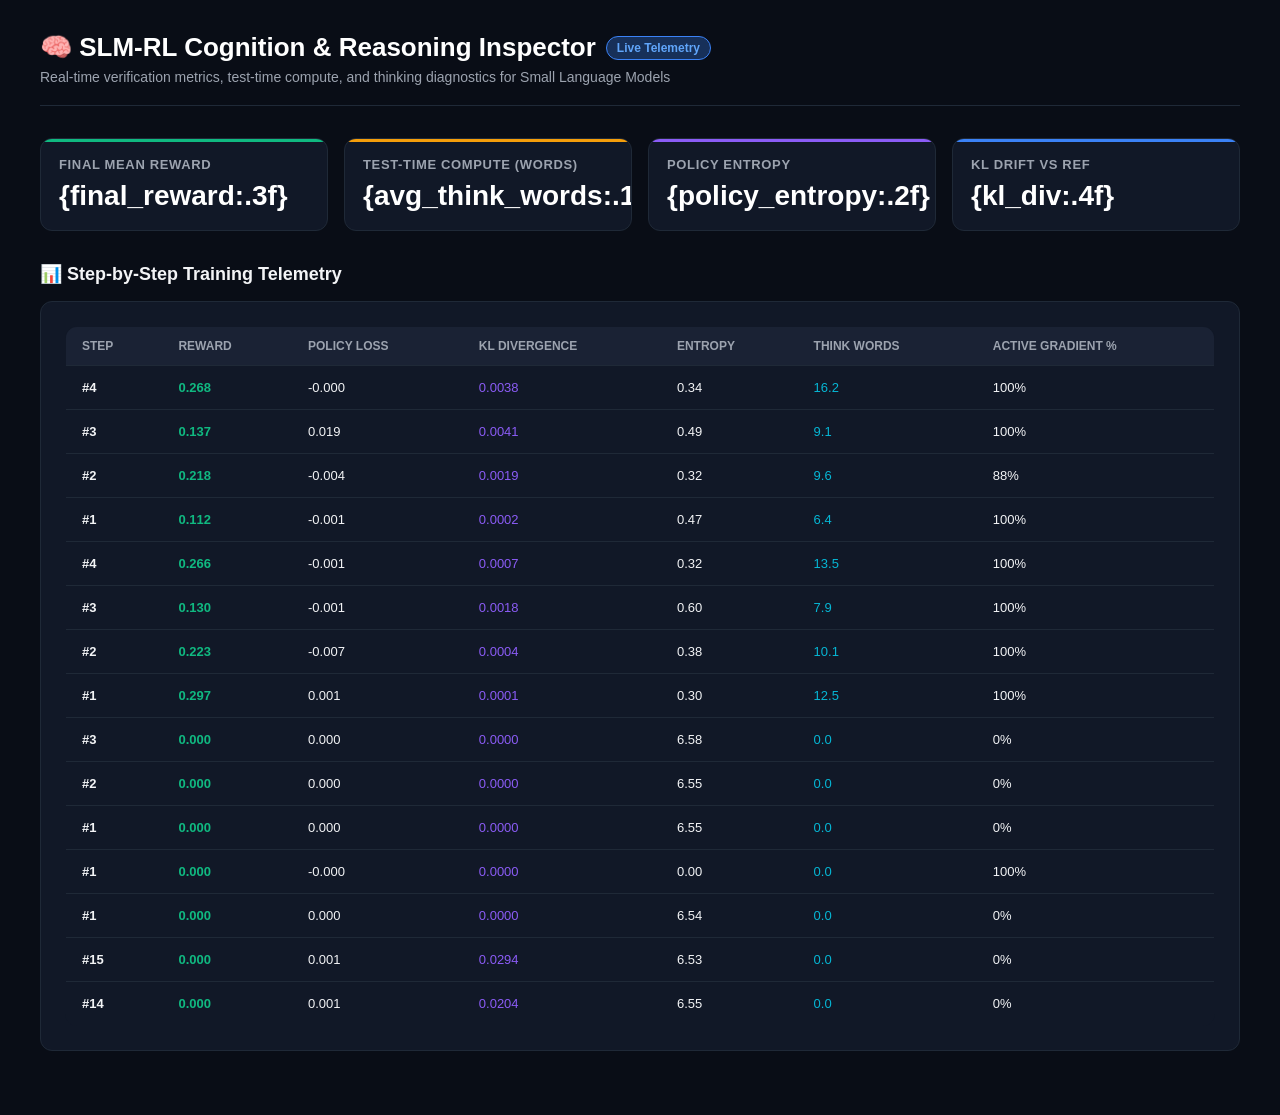
<file: runs/slm_rl/cognition_report.html>
<!DOCTYPE html>
<html lang="en">
<head>
    <meta charset="UTF-8">
    <meta name="viewport" content="width=device-width, initial-scale=1.0">
    <title>SLM-RL: Cognition & Reasoning Telemetry</title>
    <style>
        :root {
            --bg: #090d16;
            --card-bg: #111827;
            --border: #1f2937;
            --accent: #3b82f6;
            --accent-glow: rgba(59, 130, 246, 0.3);
            --green: #10b981;
            --gold: #f59e0b;
            --purple: #8b5cf6;
            --red: #ef4444;
            --text: #f3f4f6;
            --text-muted: #9ca3af;
        }
        * { box-sizing: border-box; margin: 0; padding: 0; font-family: -apple-system, BlinkMacSystemFont, 'Segoe UI', Roboto, Helvetica, Arial, sans-serif; }
        body { background: var(--bg); color: var(--text); padding: 32px 24px; min-height: 100vh; }
        .container { max-width: 1200px; margin: 0 auto; }
        .header { display: flex; justify-content: space-between; align-items: center; margin-bottom: 32px; border-bottom: 1px solid var(--border); padding-bottom: 20px; }
        .title-group h1 { font-size: 26px; font-weight: 700; color: #fff; display: flex; align-items: center; gap: 10px; }
        .badge { background: var(--accent-glow); color: #60a5fa; border: 1px solid #3b82f6; padding: 4px 10px; border-radius: 9999px; font-size: 12px; font-weight: 600; }
        .subtitle { color: var(--text-muted); font-size: 14px; margin-top: 6px; }
        
        .grid-stats { display: grid; grid-template-columns: repeat(auto-fit, minmax(220px, 1fr)); gap: 16px; margin-bottom: 32px; }
        .stat-card { background: var(--card-bg); border: 1px solid var(--border); border-radius: 12px; padding: 18px; position: relative; overflow: hidden; }
        .stat-card::before { content: ''; position: absolute; top: 0; left: 0; right: 0; height: 3px; background: var(--accent); }
        .stat-card.green::before { background: var(--green); }
        .stat-card.gold::before { background: var(--gold); }
        .stat-card.purple::before { background: var(--purple); }
        .stat-label { font-size: 13px; color: var(--text-muted); text-transform: uppercase; letter-spacing: 0.05em; font-weight: 600; }
        .stat-value { font-size: 28px; font-weight: 700; margin-top: 8px; color: #fff; }

        .section-title { font-size: 18px; font-weight: 600; margin-bottom: 16px; display: flex; align-items: center; gap: 8px; }
        .chart-container { background: var(--card-bg); border: 1px solid var(--border); border-radius: 12px; padding: 24px; margin-bottom: 32px; }

        .timeline-table { width: 100%; border-collapse: collapse; background: var(--card-bg); border: 1px solid var(--border); border-radius: 12px; overflow: hidden; }
        .timeline-table th { background: #1a2234; padding: 12px 16px; text-align: left; font-size: 12px; color: var(--text-muted); text-transform: uppercase; font-weight: 600; }
        .timeline-table td { padding: 14px 16px; border-top: 1px solid var(--border); font-size: 13px; }
        .timeline-table tr:hover { background: rgba(255, 255, 255, 0.02); }

        .think-box { background: #0b1120; border-left: 3px solid var(--purple); padding: 12px 14px; border-radius: 6px; font-family: ui-monospace, SFMono-Regular, monospace; font-size: 12px; line-height: 1.5; color: #cbd5e1; margin-top: 6px; }
        .highlight-aha { background: rgba(245, 158, 11, 0.2); color: #fbbf24; padding: 2px 6px; border-radius: 4px; font-weight: 700; border: 1px solid rgba(245, 158, 11, 0.4); }
        .answer-badge { display: inline-flex; align-items: center; gap: 4px; padding: 3px 8px; border-radius: 6px; font-weight: 600; font-size: 12px; }
        .answer-badge.correct { background: rgba(16, 185, 129, 0.15); color: #34d399; border: 1px solid #10b981; }
        .answer-badge.wrong { background: rgba(239, 68, 68, 0.15); color: #f87171; border: 1px solid #ef4444; }
    </style>
</head>
<body>
    <div class="container">
        <div class="header">
            <div class="title-group">
                <h1>🧠 SLM-RL Cognition & Reasoning Inspector <span class="badge">Live Telemetry</span></h1>
                <p class="subtitle">Real-time verification metrics, test-time compute, and thinking diagnostics for Small Language Models</p>
            </div>
        </div>

        <div class="grid-stats">
            <div class="stat-card green">
                <div class="stat-label">Final Mean Reward</div>
                <div class="stat-value">{final_reward:.3f}</div>
            </div>
            <div class="stat-card gold">
                <div class="stat-label">Test-Time Compute (Words)</div>
                <div class="stat-value">{avg_think_words:.1f}</div>
            </div>
            <div class="stat-card purple">
                <div class="stat-label">Policy Entropy</div>
                <div class="stat-value">{policy_entropy:.2f}</div>
            </div>
            <div class="stat-card">
                <div class="stat-label">KL Drift vs Ref</div>
                <div class="stat-value">{kl_div:.4f}</div>
            </div>
        </div>

        <div class="section-title">📊 Step-by-Step Training Telemetry</div>
        <div class="chart-container">
            <table class="timeline-table">
                <thead>
                    <tr>
                        <th>Step</th>
                        <th>Reward</th>
                        <th>Policy Loss</th>
                        <th>KL Divergence</th>
                        <th>Entropy</th>
                        <th>Think Words</th>
                        <th>Active Gradient %</th>
                    </tr>
                </thead>
                <tbody>
                    <tr><td><b>#4</b></td><td style='color:#10b981; font-weight:600;'>0.268</td><td>-0.000</td><td style='color:#8b5cf6;'>0.0038</td><td>0.34</td><td style='color:#06b6d4;'>16.2</td><td>100%</td></tr>
<tr><td><b>#3</b></td><td style='color:#10b981; font-weight:600;'>0.137</td><td>0.019</td><td style='color:#8b5cf6;'>0.0041</td><td>0.49</td><td style='color:#06b6d4;'>9.1</td><td>100%</td></tr>
<tr><td><b>#2</b></td><td style='color:#10b981; font-weight:600;'>0.218</td><td>-0.004</td><td style='color:#8b5cf6;'>0.0019</td><td>0.32</td><td style='color:#06b6d4;'>9.6</td><td>88%</td></tr>
<tr><td><b>#1</b></td><td style='color:#10b981; font-weight:600;'>0.112</td><td>-0.001</td><td style='color:#8b5cf6;'>0.0002</td><td>0.47</td><td style='color:#06b6d4;'>6.4</td><td>100%</td></tr>
<tr><td><b>#4</b></td><td style='color:#10b981; font-weight:600;'>0.266</td><td>-0.001</td><td style='color:#8b5cf6;'>0.0007</td><td>0.32</td><td style='color:#06b6d4;'>13.5</td><td>100%</td></tr>
<tr><td><b>#3</b></td><td style='color:#10b981; font-weight:600;'>0.130</td><td>-0.001</td><td style='color:#8b5cf6;'>0.0018</td><td>0.60</td><td style='color:#06b6d4;'>7.9</td><td>100%</td></tr>
<tr><td><b>#2</b></td><td style='color:#10b981; font-weight:600;'>0.223</td><td>-0.007</td><td style='color:#8b5cf6;'>0.0004</td><td>0.38</td><td style='color:#06b6d4;'>10.1</td><td>100%</td></tr>
<tr><td><b>#1</b></td><td style='color:#10b981; font-weight:600;'>0.297</td><td>0.001</td><td style='color:#8b5cf6;'>0.0001</td><td>0.30</td><td style='color:#06b6d4;'>12.5</td><td>100%</td></tr>
<tr><td><b>#3</b></td><td style='color:#10b981; font-weight:600;'>0.000</td><td>0.000</td><td style='color:#8b5cf6;'>0.0000</td><td>6.58</td><td style='color:#06b6d4;'>0.0</td><td>0%</td></tr>
<tr><td><b>#2</b></td><td style='color:#10b981; font-weight:600;'>0.000</td><td>0.000</td><td style='color:#8b5cf6;'>0.0000</td><td>6.55</td><td style='color:#06b6d4;'>0.0</td><td>0%</td></tr>
<tr><td><b>#1</b></td><td style='color:#10b981; font-weight:600;'>0.000</td><td>0.000</td><td style='color:#8b5cf6;'>0.0000</td><td>6.55</td><td style='color:#06b6d4;'>0.0</td><td>0%</td></tr>
<tr><td><b>#1</b></td><td style='color:#10b981; font-weight:600;'>0.000</td><td>-0.000</td><td style='color:#8b5cf6;'>0.0000</td><td>0.00</td><td style='color:#06b6d4;'>0.0</td><td>100%</td></tr>
<tr><td><b>#1</b></td><td style='color:#10b981; font-weight:600;'>0.000</td><td>0.000</td><td style='color:#8b5cf6;'>0.0000</td><td>6.54</td><td style='color:#06b6d4;'>0.0</td><td>0%</td></tr>
<tr><td><b>#15</b></td><td style='color:#10b981; font-weight:600;'>0.000</td><td>0.001</td><td style='color:#8b5cf6;'>0.0294</td><td>6.53</td><td style='color:#06b6d4;'>0.0</td><td>0%</td></tr>
<tr><td><b>#14</b></td><td style='color:#10b981; font-weight:600;'>0.000</td><td>0.001</td><td style='color:#8b5cf6;'>0.0204</td><td>6.55</td><td style='color:#06b6d4;'>0.0</td><td>0%</td></tr>
                </tbody>
            </table>
        </div>
    </div>
</body>
</html>
</file>
